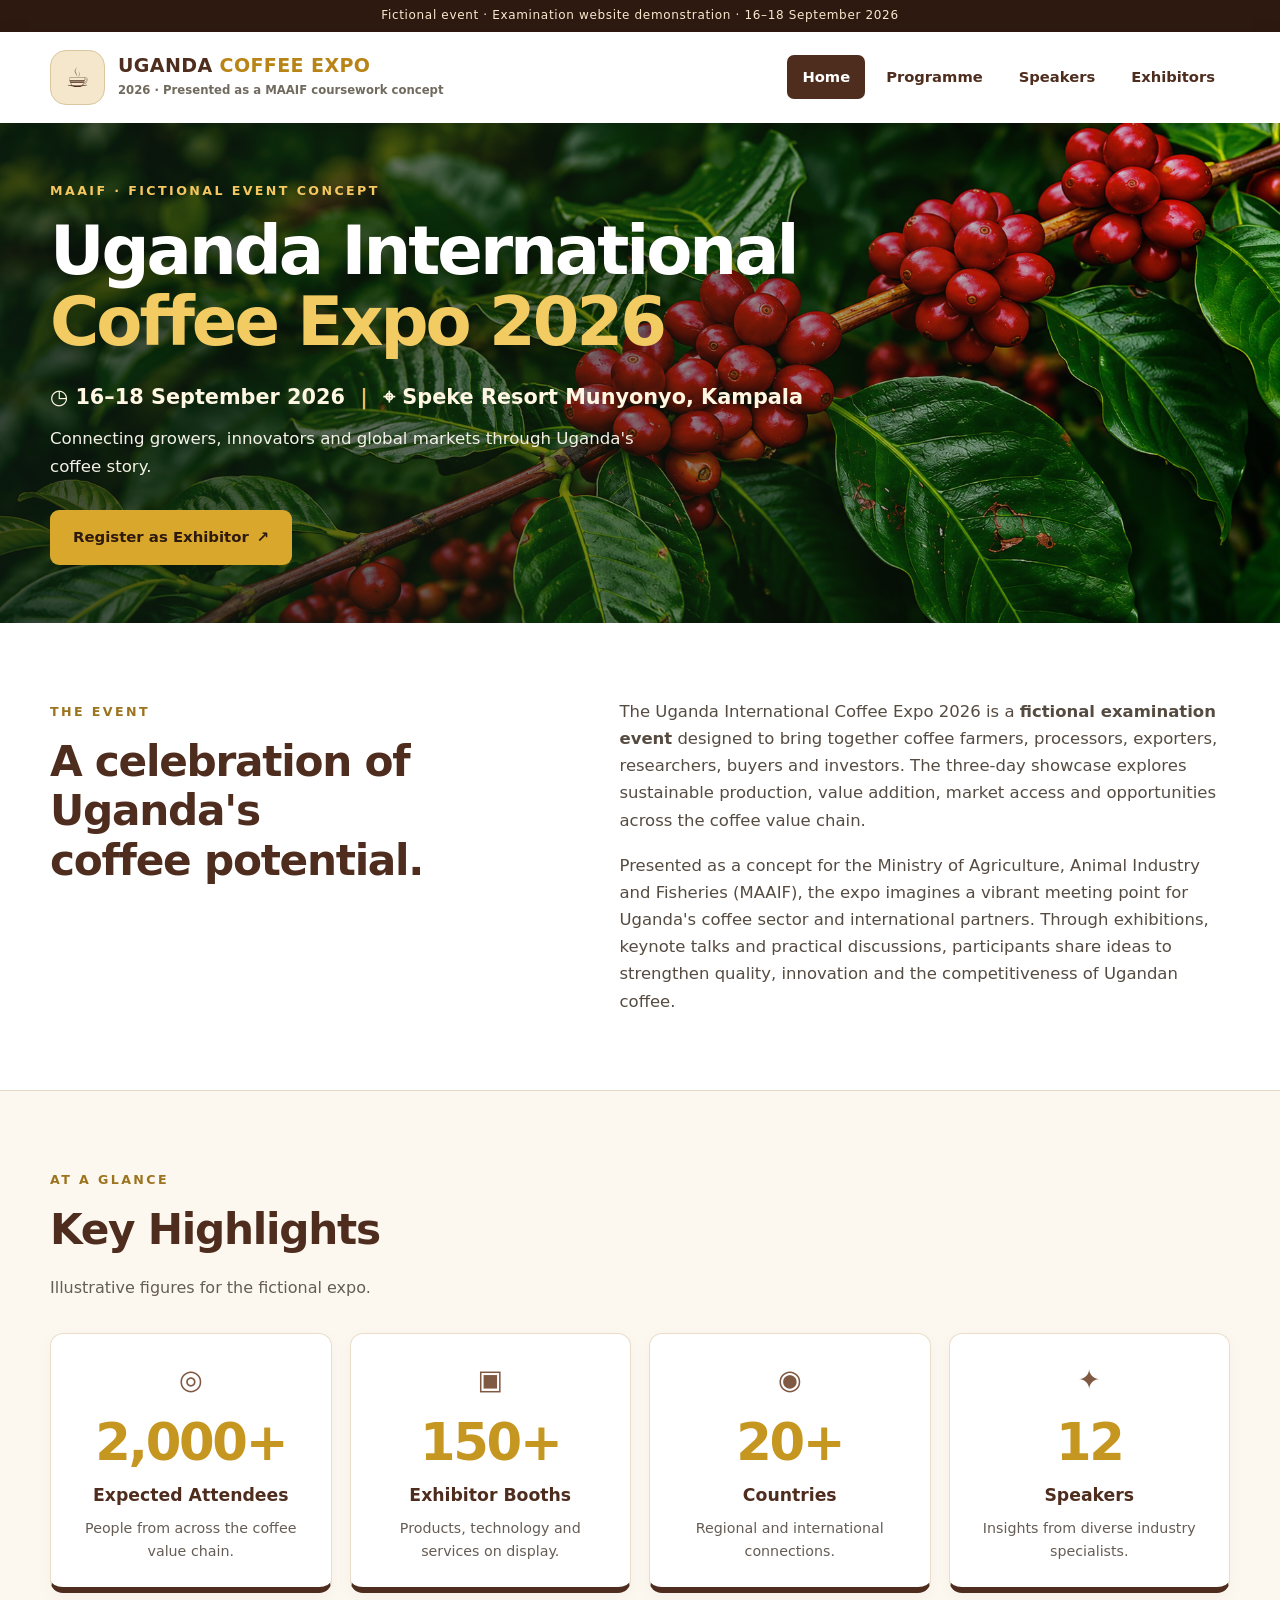
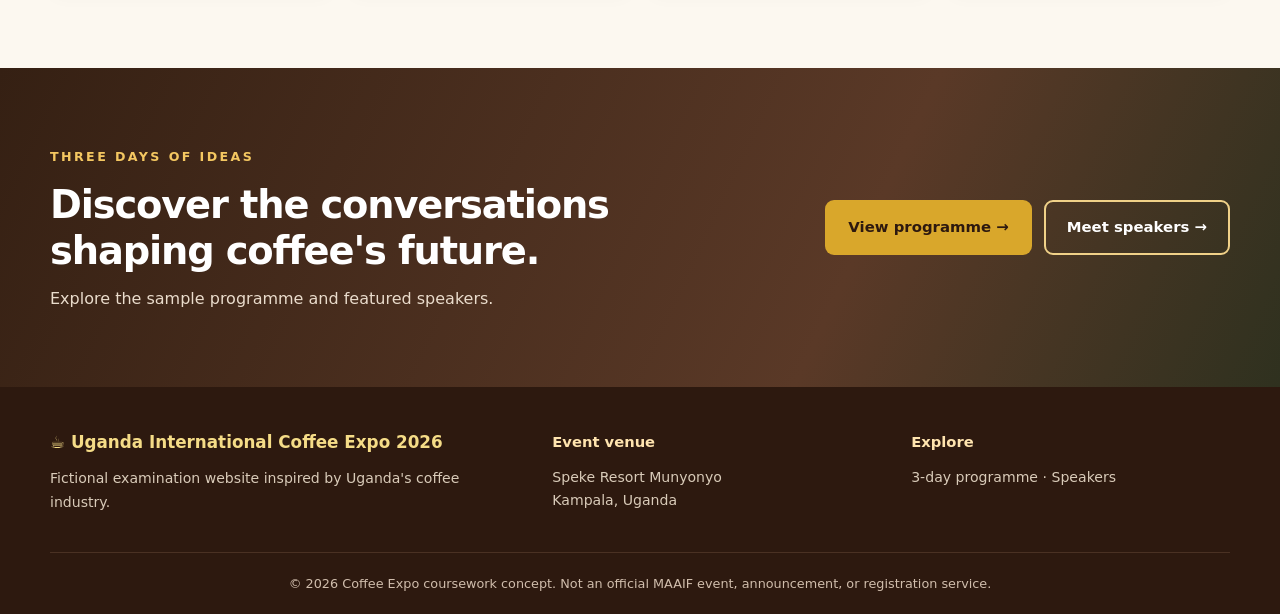
<file: index.html>
<!DOCTYPE html>
<html lang="en">
<head>
<meta charset="UTF-8">
<meta name="viewport" content="width=device-width, initial-scale=1.0">
<meta name="description" content="Fictional Uganda International Coffee Expo 2026 examination website.">
<title>Home | Uganda International Coffee Expo 2026</title>
<link rel="stylesheet" href="expo.css">
</head>
<body>
<div class="demo-strip"><div class="container">Fictional event · Examination website demonstration · 16–18 September 2026</div></div>
<header class="site-header"><div class="container header-inner">
  <a class="brand" href="index.html" aria-label="Coffee Expo home"><span class="brand-mark" aria-hidden="true">☕</span><span><strong>UGANDA <em>COFFEE EXPO</em></strong><small>2026 · Presented as a MAAIF coursework concept</small></span></a>
  <nav class="main-nav" aria-label="Main navigation">
    <a class="nav-link current" href="index.html" aria-current="page">Home</a>
    <a class="nav-link" href="programme.html">Programme</a>
    <a class="nav-link" href="speakers.html">Speakers</a>
    <a class="nav-link" href="exhibitors.html">Exhibitors</a>
  </nav>
</div></header>
<main>
<section class="hero" aria-labelledby="hero-title">
 <img class="hero-image" src="expo-banner.jpg" alt="Illustrated coffee cherries and green coffee landscape">
 <div class="hero-shade"></div>
 <div class="container hero-inner">
  <span class="eyebrow light">MAAIF · FICTIONAL EVENT CONCEPT</span>
  <h1 id="hero-title">Uganda International<br><span>Coffee Expo 2026</span></h1>
  <h2><span aria-hidden="true">◷</span> 16–18 September 2026 <span class="meta-separator">|</span> <span aria-hidden="true">⌖</span> Speke Resort Munyonyo, Kampala</h2>
  <p>Connecting growers, innovators and global markets through Uganda's coffee story.</p>
  <a class="btn btn-gold" href="exhibitors.html">Register as Exhibitor <span aria-hidden="true">↗</span></a>
 </div>
</section>
<section class="intro-section section"><div class="container intro-grid">
 <div><span class="eyebrow">THE EVENT</span><h2 class="section-title">A celebration of Uganda's<br>coffee potential.</h2></div>
 <div class="intro-copy"><p>The Uganda International Coffee Expo 2026 is a <strong>fictional examination event</strong> designed to bring together coffee farmers, processors, exporters, researchers, buyers and investors. The three-day showcase explores sustainable production, value addition, market access and opportunities across the coffee value chain.</p>
 <p>Presented as a concept for the Ministry of Agriculture, Animal Industry and Fisheries (MAAIF), the expo imagines a vibrant meeting point for Uganda's coffee sector and international partners. Through exhibitions, keynote talks and practical discussions, participants share ideas to strengthen quality, innovation and the competitiveness of Ugandan coffee.</p></div>
</div></section>
<section class="highlights-section section" aria-labelledby="highlights-heading"><div class="container"><span class="eyebrow">AT A GLANCE</span><h2 id="highlights-heading" class="section-title">Key Highlights</h2><p class="section-lead">Illustrative figures for the fictional expo.</p>
<div class="highlight-row">
 <article class="highlight-card"><span class="highlight-icon" aria-hidden="true">◎</span><strong>2,000+</strong><h3>Expected Attendees</h3><p>People from across the coffee value chain.</p></article>
 <article class="highlight-card"><span class="highlight-icon" aria-hidden="true">▣</span><strong>150+</strong><h3>Exhibitor Booths</h3><p>Products, technology and services on display.</p></article>
 <article class="highlight-card"><span class="highlight-icon" aria-hidden="true">◉</span><strong>20+</strong><h3>Countries</h3><p>Regional and international connections.</p></article>
 <article class="highlight-card"><span class="highlight-icon" aria-hidden="true">✦</span><strong>12</strong><h3>Speakers</h3><p>Insights from diverse industry specialists.</p></article>
</div></div></section>
<section class="cta-section section"><div class="container cta-inner"><div><span class="eyebrow light">THREE DAYS OF IDEAS</span><h2>Discover the conversations<br>shaping coffee's future.</h2><p>Explore the sample programme and featured speakers.</p></div><div class="cta-actions"><a class="btn btn-gold" href="programme.html">View programme →</a><a class="btn btn-outline" href="speakers.html">Meet speakers →</a></div></div></section>
</main>
<footer class="footer"><div class="container footer-grid">
 <div><div class="footer-brand">☕ Uganda International Coffee Expo 2026</div><p>Fictional examination website inspired by Uganda's coffee industry.</p></div>
 <div><strong>Event venue</strong><p>Speke Resort Munyonyo<br>Kampala, Uganda</p></div>
 <div><strong>Explore</strong><p><a href="programme.html">3-day programme</a> · <a href="speakers.html">Speakers</a></p></div>
</div><div class="container footer-bottom">© 2026 Coffee Expo coursework concept. Not an official MAAIF event, announcement, or registration service.</div></footer>
</body></html>
</file>
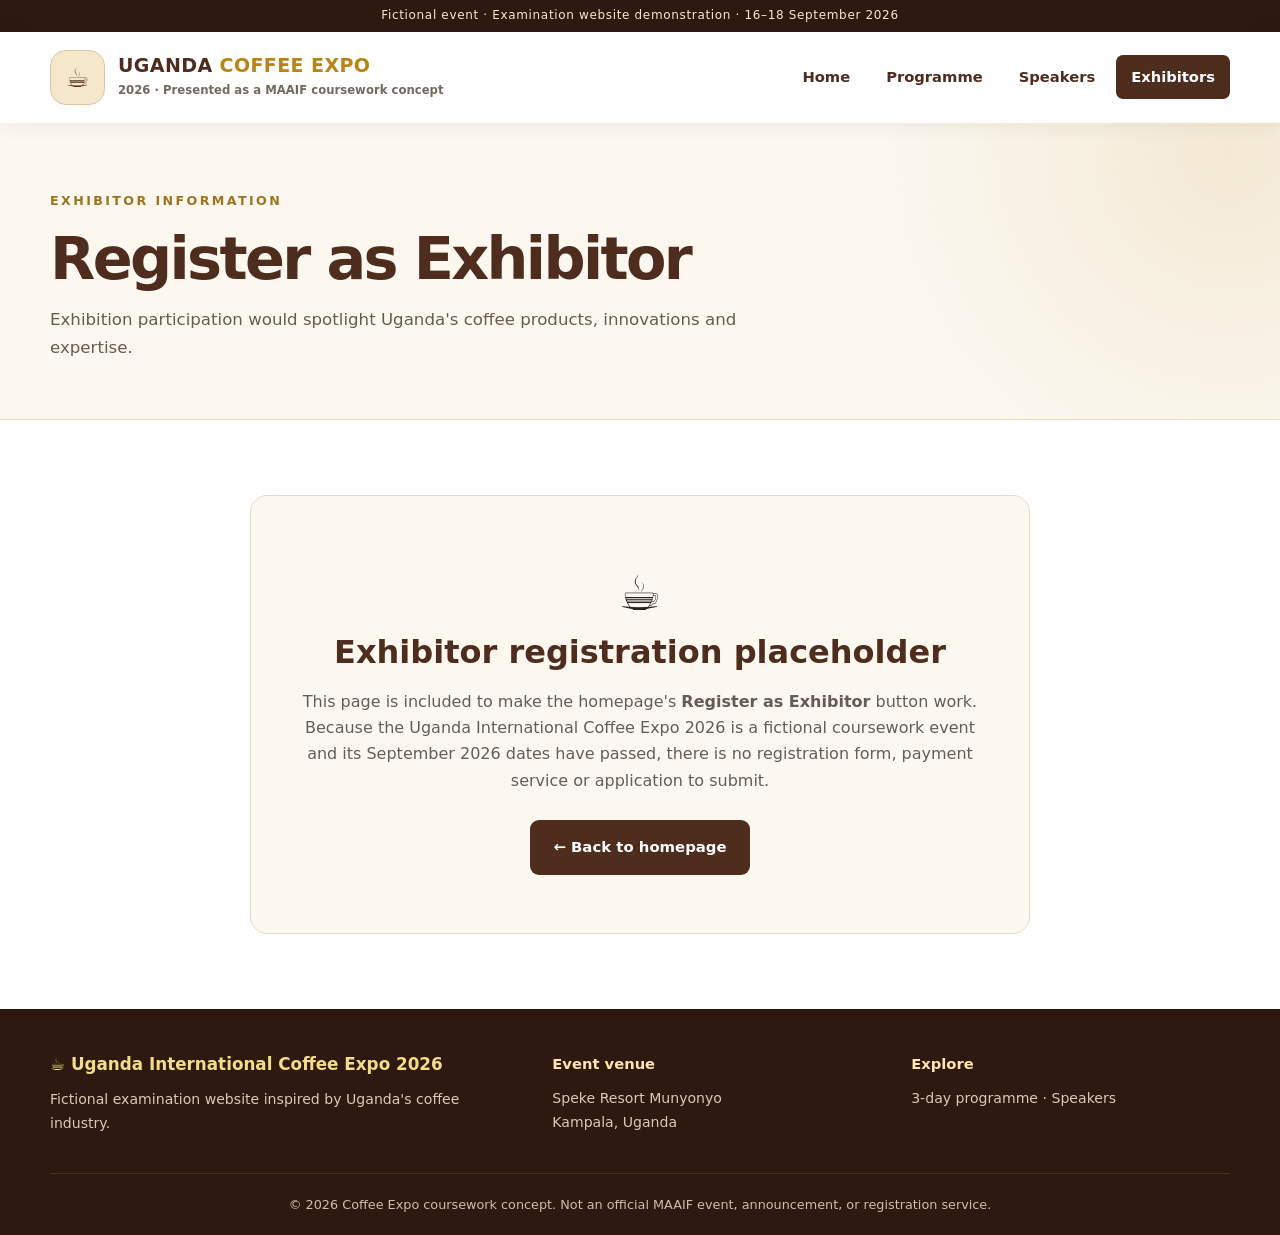
<file: exhibitors.html>
<!DOCTYPE html>
<html lang="en">
<head>
<meta charset="UTF-8">
<meta name="viewport" content="width=device-width, initial-scale=1.0">
<meta name="description" content="Fictional Uganda International Coffee Expo 2026 examination website.">
<title>Exhibitors | Uganda International Coffee Expo 2026</title>
<link rel="stylesheet" href="expo.css">
</head>
<body>
<div class="demo-strip"><div class="container">Fictional event · Examination website demonstration · 16–18 September 2026</div></div>
<header class="site-header"><div class="container header-inner">
  <a class="brand" href="index.html" aria-label="Coffee Expo home"><span class="brand-mark" aria-hidden="true">☕</span><span><strong>UGANDA <em>COFFEE EXPO</em></strong><small>2026 · Presented as a MAAIF coursework concept</small></span></a>
  <nav class="main-nav" aria-label="Main navigation">
    <a class="nav-link" href="index.html">Home</a>
    <a class="nav-link" href="programme.html">Programme</a>
    <a class="nav-link" href="speakers.html">Speakers</a>
    <a class="nav-link current" href="exhibitors.html" aria-current="page">Exhibitors</a>
  </nav>
</div></header>
<main><section class="page-heading"><div class="container"><span class="eyebrow">EXHIBITOR INFORMATION</span><h1>Register as Exhibitor</h1><p>Exhibition participation would spotlight Uganda's coffee products, innovations and expertise.</p></div></section>
<section class="section"><div class="container placeholder"><div class="placeholder-icon" aria-hidden="true">☕</div><h2>Exhibitor registration placeholder</h2><p>This page is included to make the homepage's <strong>Register as Exhibitor</strong> button work. Because the Uganda International Coffee Expo 2026 is a fictional coursework event and its September 2026 dates have passed, there is no registration form, payment service or application to submit.</p><a class="btn btn-brown" href="index.html">← Back to homepage</a></div></section></main>
<footer class="footer"><div class="container footer-grid">
 <div><div class="footer-brand">☕ Uganda International Coffee Expo 2026</div><p>Fictional examination website inspired by Uganda's coffee industry.</p></div>
 <div><strong>Event venue</strong><p>Speke Resort Munyonyo<br>Kampala, Uganda</p></div>
 <div><strong>Explore</strong><p><a href="programme.html">3-day programme</a> · <a href="speakers.html">Speakers</a></p></div>
</div><div class="container footer-bottom">© 2026 Coffee Expo coursework concept. Not an official MAAIF event, announcement, or registration service.</div></footer>
</body></html>
</file>
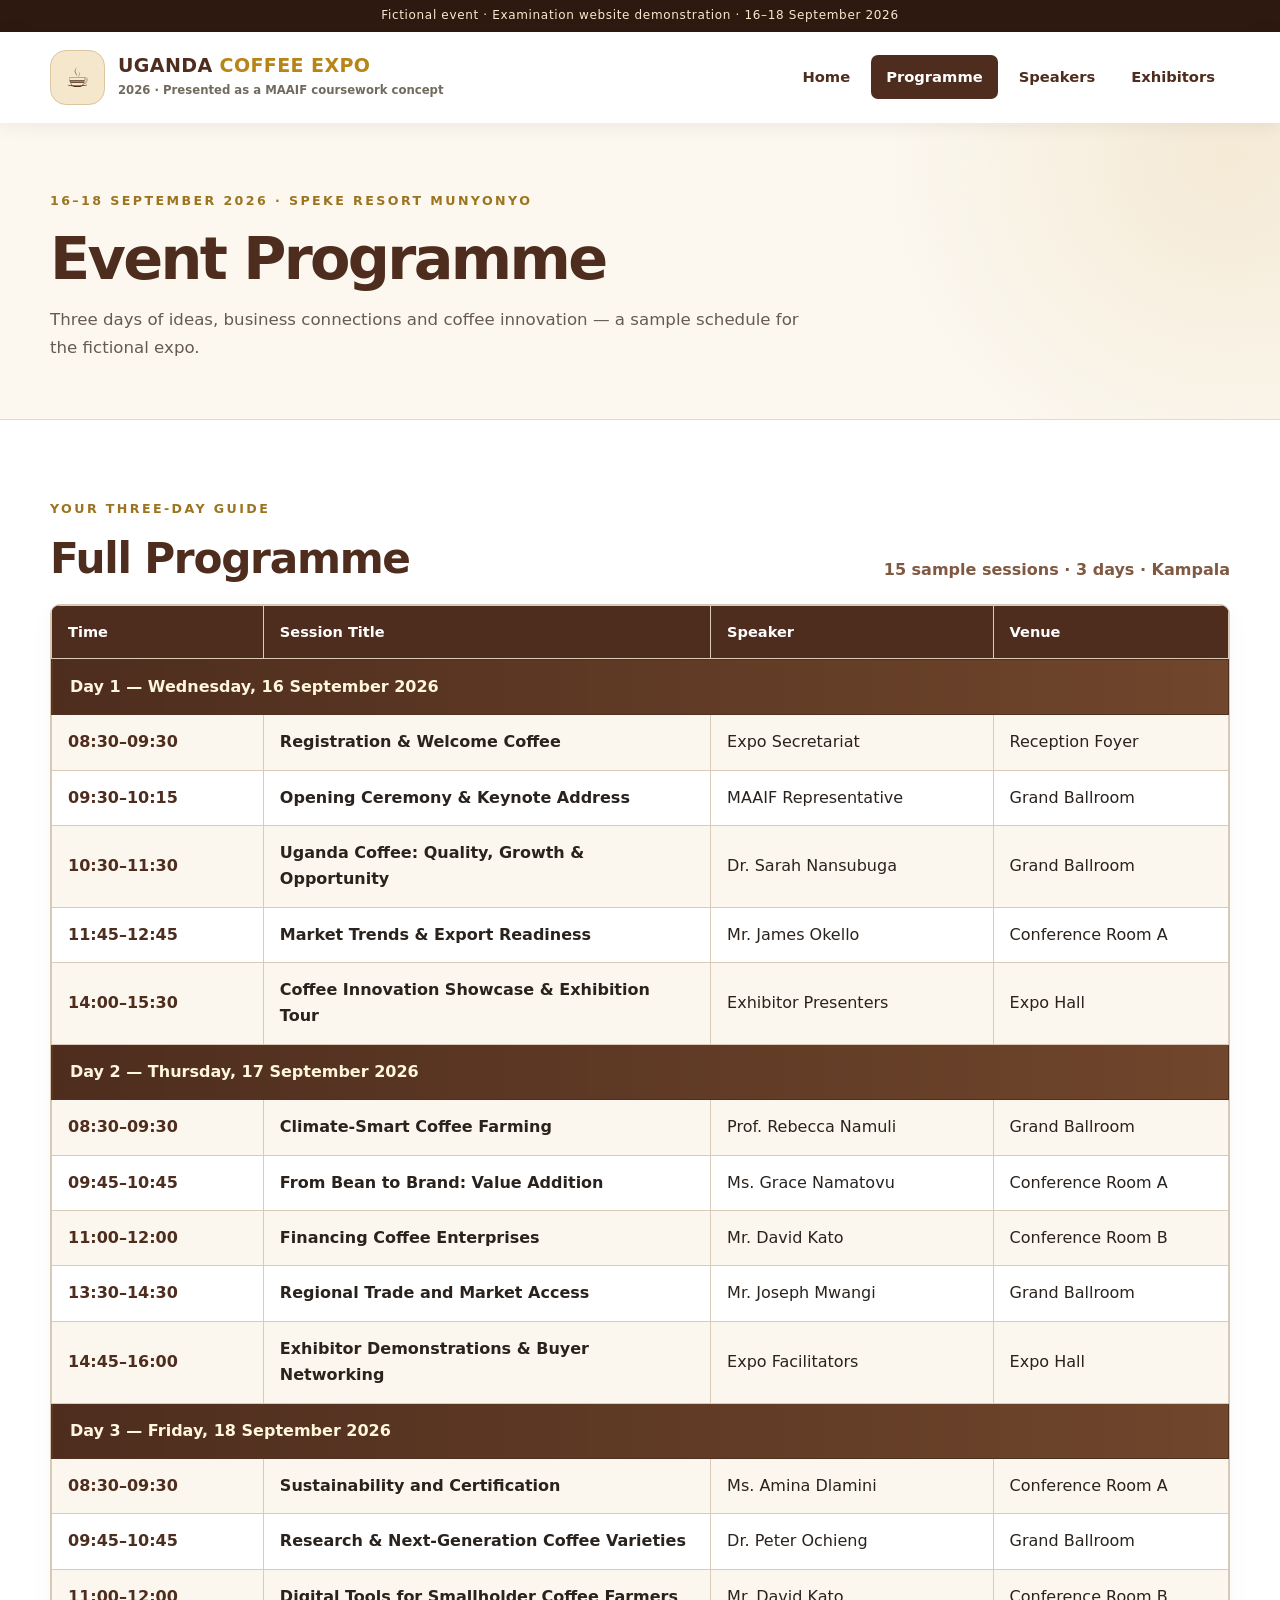
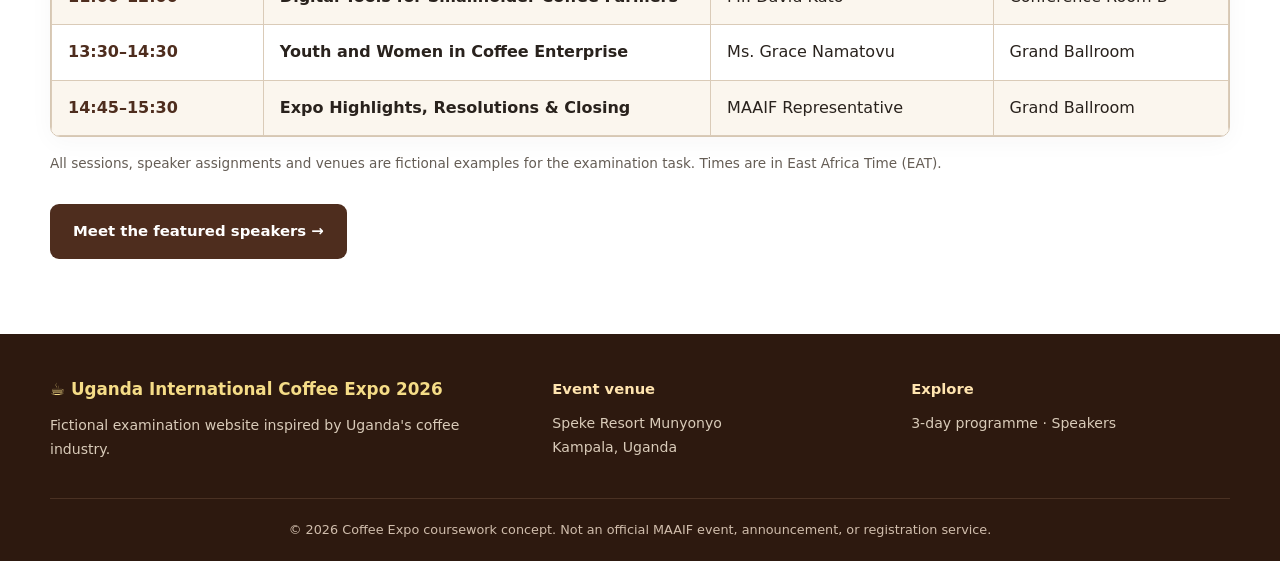
<file: programme.html>
<!DOCTYPE html>
<html lang="en">
<head>
<meta charset="UTF-8">
<meta name="viewport" content="width=device-width, initial-scale=1.0">
<meta name="description" content="Fictional Uganda International Coffee Expo 2026 examination website.">
<title>Programme | Uganda International Coffee Expo 2026</title>
<link rel="stylesheet" href="expo.css">
</head>
<body>
<div class="demo-strip"><div class="container">Fictional event · Examination website demonstration · 16–18 September 2026</div></div>
<header class="site-header"><div class="container header-inner">
  <a class="brand" href="index.html" aria-label="Coffee Expo home"><span class="brand-mark" aria-hidden="true">☕</span><span><strong>UGANDA <em>COFFEE EXPO</em></strong><small>2026 · Presented as a MAAIF coursework concept</small></span></a>
  <nav class="main-nav" aria-label="Main navigation">
    <a class="nav-link" href="index.html">Home</a>
    <a class="nav-link current" href="programme.html" aria-current="page">Programme</a>
    <a class="nav-link" href="speakers.html">Speakers</a>
    <a class="nav-link" href="exhibitors.html">Exhibitors</a>
  </nav>
</div></header>
<main><section class="page-heading"><div class="container"><span class="eyebrow">16–18 SEPTEMBER 2026 · SPEKE RESORT MUNYONYO</span><h1>Event Programme</h1><p>Three days of ideas, business connections and coffee innovation — a sample schedule for the fictional expo.</p></div></section>
<section class="section programme-section"><div class="container"><div class="schedule-intro"><div><span class="eyebrow">YOUR THREE-DAY GUIDE</span><h2 class="section-title">Full Programme</h2></div><div class="schedule-note">15 sample sessions · 3 days · Kampala</div></div>
<div class="table-scroll"><table class="schedule-table"><caption class="sr-only">Programme for 16 to 18 September 2026</caption><thead><tr><th scope="col">Time</th><th scope="col">Session Title</th><th scope="col">Speaker</th><th scope="col">Venue</th></tr></thead><tbody><tr class="day-row"><th scope="rowgroup" colspan="4">Day 1 — Wednesday, 16 September 2026</th></tr><tr><td>08:30–09:30</td><td>Registration &amp; Welcome Coffee</td><td>Expo Secretariat</td><td>Reception Foyer</td></tr><tr><td>09:30–10:15</td><td>Opening Ceremony &amp; Keynote Address</td><td>MAAIF Representative</td><td>Grand Ballroom</td></tr><tr><td>10:30–11:30</td><td>Uganda Coffee: Quality, Growth &amp; Opportunity</td><td>Dr. Sarah Nansubuga</td><td>Grand Ballroom</td></tr><tr><td>11:45–12:45</td><td>Market Trends &amp; Export Readiness</td><td>Mr. James Okello</td><td>Conference Room A</td></tr><tr><td>14:00–15:30</td><td>Coffee Innovation Showcase &amp; Exhibition Tour</td><td>Exhibitor Presenters</td><td>Expo Hall</td></tr><tr class="day-row"><th scope="rowgroup" colspan="4">Day 2 — Thursday, 17 September 2026</th></tr><tr><td>08:30–09:30</td><td>Climate-Smart Coffee Farming</td><td>Prof. Rebecca Namuli</td><td>Grand Ballroom</td></tr><tr><td>09:45–10:45</td><td>From Bean to Brand: Value Addition</td><td>Ms. Grace Namatovu</td><td>Conference Room A</td></tr><tr><td>11:00–12:00</td><td>Financing Coffee Enterprises</td><td>Mr. David Kato</td><td>Conference Room B</td></tr><tr><td>13:30–14:30</td><td>Regional Trade and Market Access</td><td>Mr. Joseph Mwangi</td><td>Grand Ballroom</td></tr><tr><td>14:45–16:00</td><td>Exhibitor Demonstrations &amp; Buyer Networking</td><td>Expo Facilitators</td><td>Expo Hall</td></tr><tr class="day-row"><th scope="rowgroup" colspan="4">Day 3 — Friday, 18 September 2026</th></tr><tr><td>08:30–09:30</td><td>Sustainability and Certification</td><td>Ms. Amina Dlamini</td><td>Conference Room A</td></tr><tr><td>09:45–10:45</td><td>Research &amp; Next-Generation Coffee Varieties</td><td>Dr. Peter Ochieng</td><td>Grand Ballroom</td></tr><tr><td>11:00–12:00</td><td>Digital Tools for Smallholder Coffee Farmers</td><td>Mr. David Kato</td><td>Conference Room B</td></tr><tr><td>13:30–14:30</td><td>Youth and Women in Coffee Enterprise</td><td>Ms. Grace Namatovu</td><td>Grand Ballroom</td></tr><tr><td>14:45–15:30</td><td>Expo Highlights, Resolutions &amp; Closing</td><td>MAAIF Representative</td><td>Grand Ballroom</td></tr></tbody></table></div>
<p class="table-note">All sessions, speaker assignments and venues are fictional examples for the examination task. Times are in East Africa Time (EAT).</p>
<div class="bottom-action"><a class="btn btn-brown" href="speakers.html">Meet the featured speakers →</a></div></div></section></main>
<footer class="footer"><div class="container footer-grid">
 <div><div class="footer-brand">☕ Uganda International Coffee Expo 2026</div><p>Fictional examination website inspired by Uganda's coffee industry.</p></div>
 <div><strong>Event venue</strong><p>Speke Resort Munyonyo<br>Kampala, Uganda</p></div>
 <div><strong>Explore</strong><p><a href="programme.html">3-day programme</a> · <a href="speakers.html">Speakers</a></p></div>
</div><div class="container footer-bottom">© 2026 Coffee Expo coursework concept. Not an official MAAIF event, announcement, or registration service.</div></footer>
</body></html>
</file>
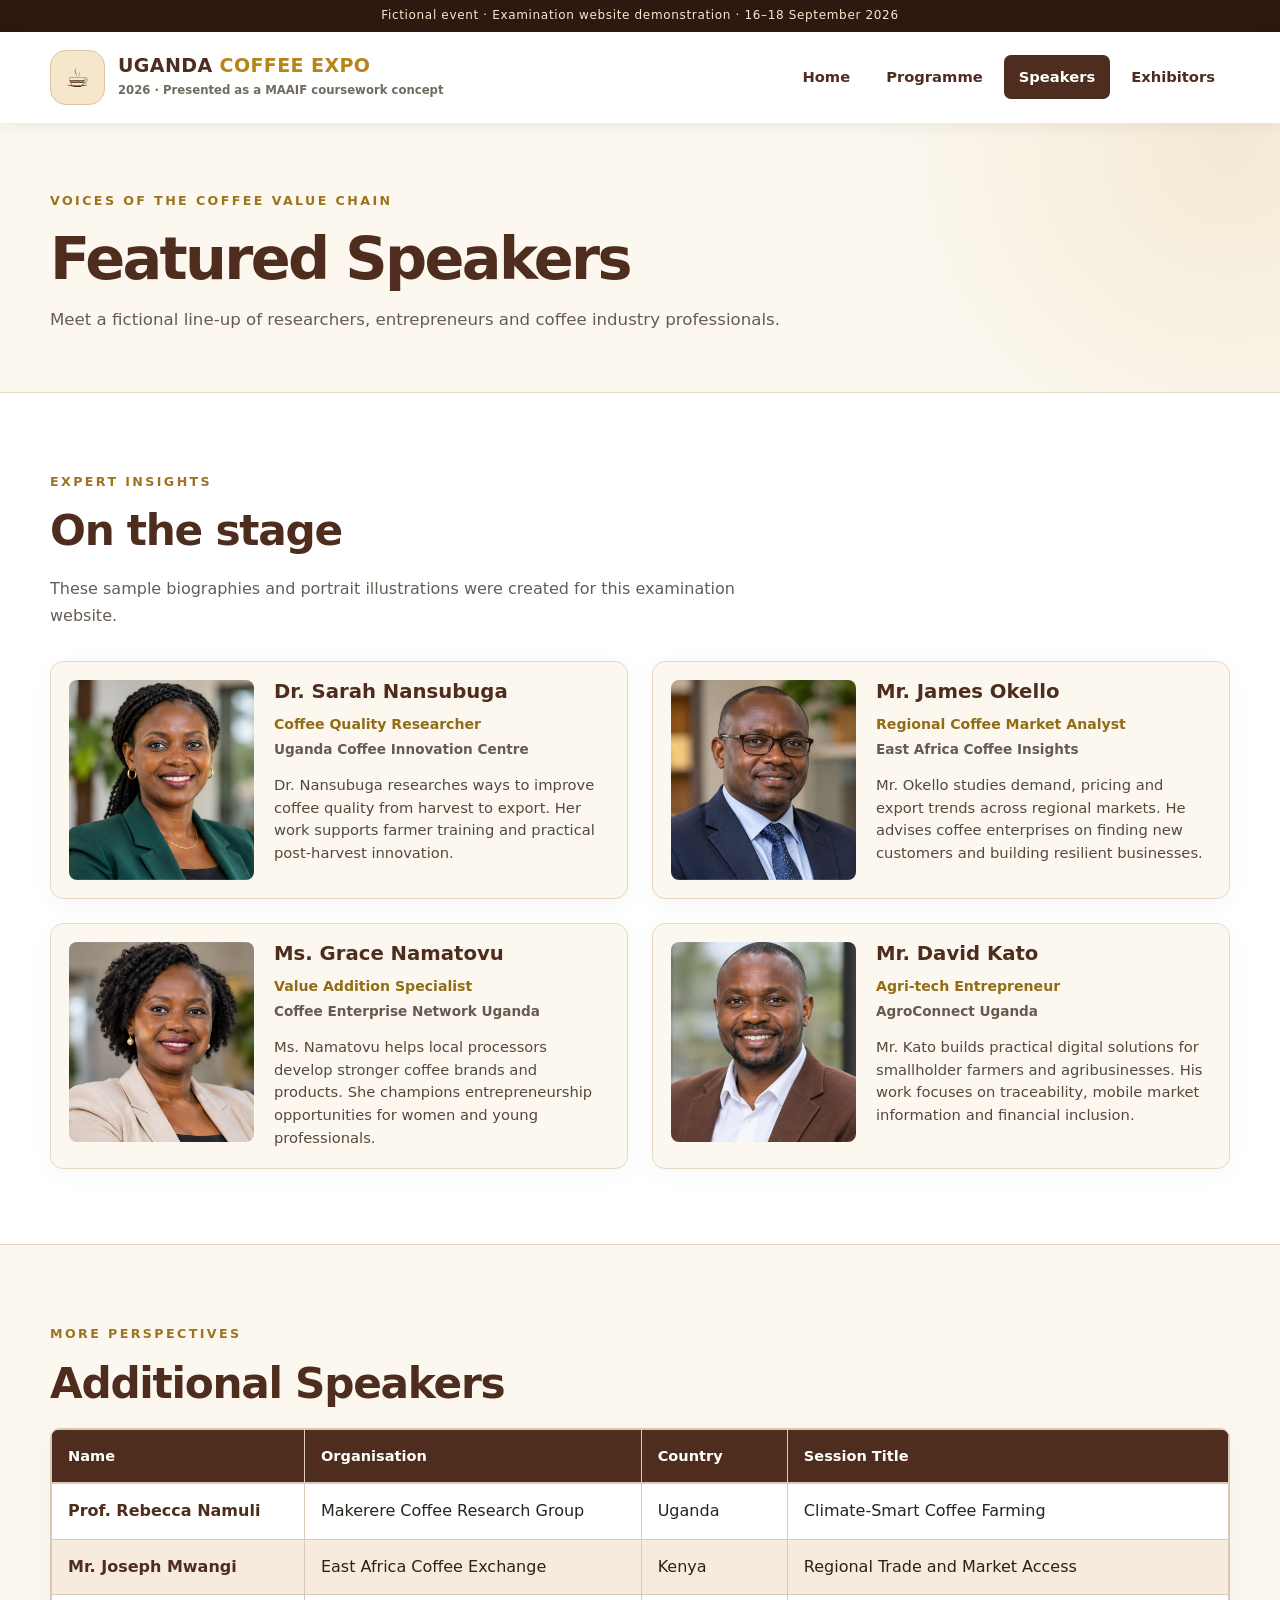
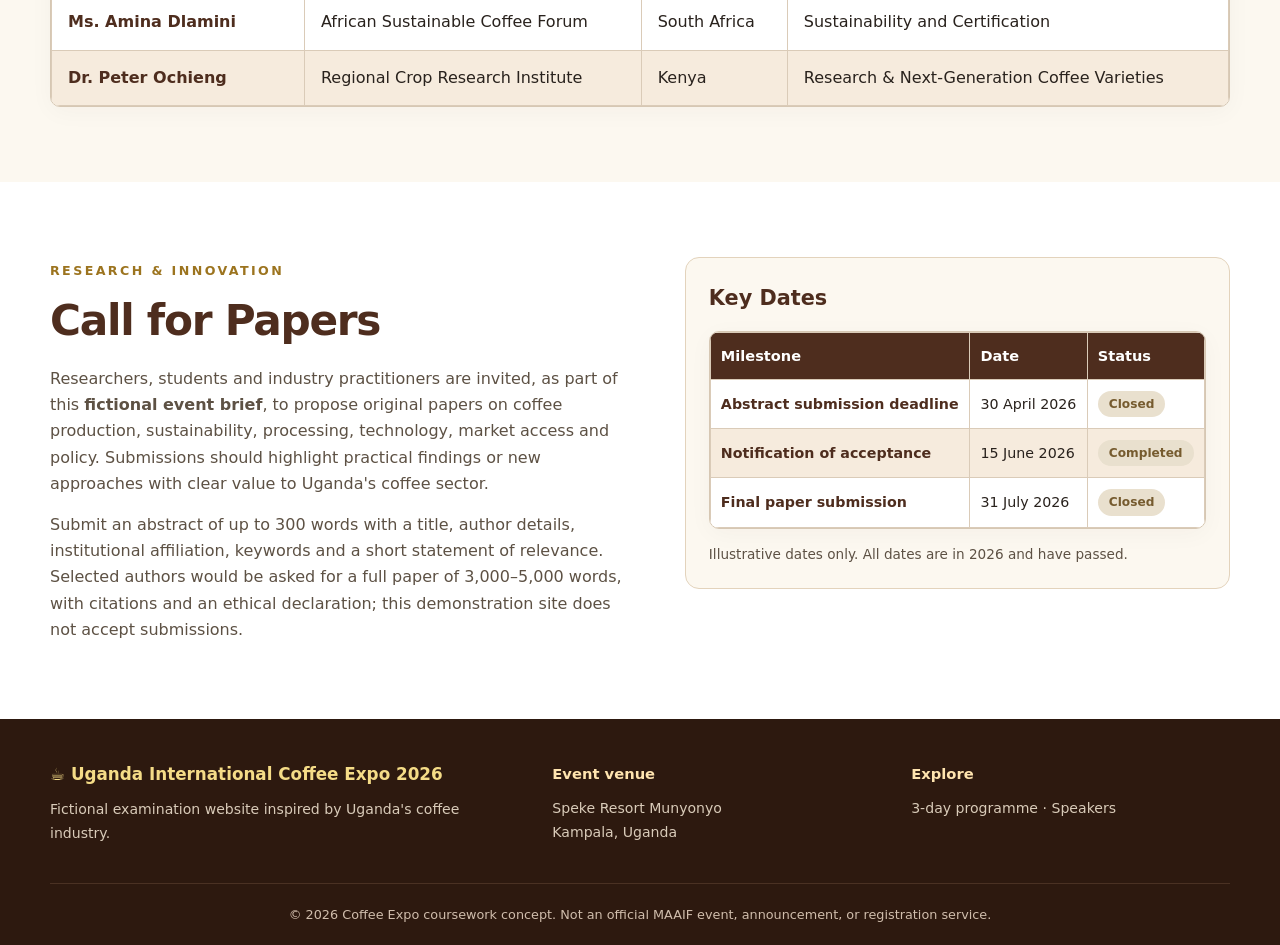
<file: speakers.html>
<!DOCTYPE html>
<html lang="en">
<head>
<meta charset="UTF-8">
<meta name="viewport" content="width=device-width, initial-scale=1.0">
<meta name="description" content="Fictional Uganda International Coffee Expo 2026 examination website.">
<title>Speakers | Uganda International Coffee Expo 2026</title>
<link rel="stylesheet" href="expo.css">
</head>
<body>
<div class="demo-strip"><div class="container">Fictional event · Examination website demonstration · 16–18 September 2026</div></div>
<header class="site-header"><div class="container header-inner">
  <a class="brand" href="index.html" aria-label="Coffee Expo home"><span class="brand-mark" aria-hidden="true">☕</span><span><strong>UGANDA <em>COFFEE EXPO</em></strong><small>2026 · Presented as a MAAIF coursework concept</small></span></a>
  <nav class="main-nav" aria-label="Main navigation">
    <a class="nav-link" href="index.html">Home</a>
    <a class="nav-link" href="programme.html">Programme</a>
    <a class="nav-link current" href="speakers.html" aria-current="page">Speakers</a>
    <a class="nav-link" href="exhibitors.html">Exhibitors</a>
  </nav>
</div></header>
<main><section class="page-heading"><div class="container"><span class="eyebrow">VOICES OF THE COFFEE VALUE CHAIN</span><h1>Featured Speakers</h1><p>Meet a fictional line-up of researchers, entrepreneurs and coffee industry professionals.</p></div></section>
<section class="section speakers-section"><div class="container"><span class="eyebrow">EXPERT INSIGHTS</span><h2 class="section-title">On the stage</h2><p class="section-lead">These sample biographies and portrait illustrations were created for this examination website.</p><div class="speakers-grid"><article class="speaker-card"><img src="speaker-sarah.jpg" alt="Illustrative portrait for fictional speaker Dr. Sarah Nansubuga" width="700" height="700" loading="lazy"><div class="speaker-details"><h3>Dr. Sarah Nansubuga</h3><p class="speaker-role">Coffee Quality Researcher</p><p class="speaker-org">Uganda Coffee Innovation Centre</p><p class="speaker-bio">Dr. Nansubuga researches ways to improve coffee quality from harvest to export. Her work supports farmer training and practical post-harvest innovation.</p></div></article><article class="speaker-card"><img src="speaker-james.jpg" alt="Illustrative portrait for fictional speaker Mr. James Okello" width="700" height="700" loading="lazy"><div class="speaker-details"><h3>Mr. James Okello</h3><p class="speaker-role">Regional Coffee Market Analyst</p><p class="speaker-org">East Africa Coffee Insights</p><p class="speaker-bio">Mr. Okello studies demand, pricing and export trends across regional markets. He advises coffee enterprises on finding new customers and building resilient businesses.</p></div></article><article class="speaker-card"><img src="speaker-grace.jpg" alt="Illustrative portrait for fictional speaker Ms. Grace Namatovu" width="700" height="700" loading="lazy"><div class="speaker-details"><h3>Ms. Grace Namatovu</h3><p class="speaker-role">Value Addition Specialist</p><p class="speaker-org">Coffee Enterprise Network Uganda</p><p class="speaker-bio">Ms. Namatovu helps local processors develop stronger coffee brands and products. She champions entrepreneurship opportunities for women and young professionals.</p></div></article><article class="speaker-card"><img src="speaker-david.jpg" alt="Illustrative portrait for fictional speaker Mr. David Kato" width="700" height="700" loading="lazy"><div class="speaker-details"><h3>Mr. David Kato</h3><p class="speaker-role">Agri-tech Entrepreneur</p><p class="speaker-org">AgroConnect Uganda</p><p class="speaker-bio">Mr. Kato builds practical digital solutions for smallholder farmers and agribusinesses. His work focuses on traceability, mobile market information and financial inclusion.</p></div></article></div></div></section>
<section class="section extra-speakers"><div class="container"><span class="eyebrow">MORE PERSPECTIVES</span><h2 class="section-title">Additional Speakers</h2><div class="table-scroll"><table class="simple-table"><caption class="sr-only">Four additional fictional speakers</caption><thead><tr><th scope="col">Name</th><th scope="col">Organisation</th><th scope="col">Country</th><th scope="col">Session Title</th></tr></thead><tbody><tr><td>Prof. Rebecca Namuli</td><td>Makerere Coffee Research Group</td><td>Uganda</td><td>Climate-Smart Coffee Farming</td></tr><tr><td>Mr. Joseph Mwangi</td><td>East Africa Coffee Exchange</td><td>Kenya</td><td>Regional Trade and Market Access</td></tr><tr><td>Ms. Amina Dlamini</td><td>African Sustainable Coffee Forum</td><td>South Africa</td><td>Sustainability and Certification</td></tr><tr><td>Dr. Peter Ochieng</td><td>Regional Crop Research Institute</td><td>Kenya</td><td>Research &amp; Next-Generation Coffee Varieties</td></tr></tbody></table></div></div></section>
<section class="section papers-section"><div class="container papers-layout"><div><span class="eyebrow">RESEARCH & INNOVATION</span><h2 class="section-title">Call for Papers</h2><p>Researchers, students and industry practitioners are invited, as part of this <strong>fictional event brief</strong>, to propose original papers on coffee production, sustainability, processing, technology, market access and policy. Submissions should highlight practical findings or new approaches with clear value to Uganda's coffee sector.</p><p>Submit an abstract of up to 300 words with a title, author details, institutional affiliation, keywords and a short statement of relevance. Selected authors would be asked for a full paper of 3,000–5,000 words, with citations and an ethical declaration; this demonstration site does not accept submissions.</p></div>
<div class="dates-card"><h3>Key Dates</h3><div class="table-scroll"><table class="simple-table dates-table"><thead><tr><th scope="col">Milestone</th><th scope="col">Date</th><th scope="col">Status</th></tr></thead><tbody><tr><td>Abstract submission deadline</td><td>30 April 2026</td><td><span class="status">Closed</span></td></tr><tr><td>Notification of acceptance</td><td>15 June 2026</td><td><span class="status">Completed</span></td></tr><tr><td>Final paper submission</td><td>31 July 2026</td><td><span class="status">Closed</span></td></tr></tbody></table></div><p class="table-note">Illustrative dates only. All dates are in 2026 and have passed.</p></div></div></section></main>
<footer class="footer"><div class="container footer-grid">
 <div><div class="footer-brand">☕ Uganda International Coffee Expo 2026</div><p>Fictional examination website inspired by Uganda's coffee industry.</p></div>
 <div><strong>Event venue</strong><p>Speke Resort Munyonyo<br>Kampala, Uganda</p></div>
 <div><strong>Explore</strong><p><a href="programme.html">3-day programme</a> · <a href="speakers.html">Speakers</a></p></div>
</div><div class="container footer-bottom">© 2026 Coffee Expo coursework concept. Not an official MAAIF event, announcement, or registration service.</div></footer>
</body></html>
</file>
<file: expo.css>
/* Uganda International Coffee Expo 2026 — fictional coursework website
   All layout and responsive styling lives here. */
:root{--brown:#4E2D1E;--brown-dark:#2D190F;--brown-soft:#805943;--gold:#D9A72B;--gold-light:#F5DC87;--ivory:#FCF8F0;--cream:#F6EFE4;--ink:#29221D;--muted:#655D55;--line:#E5D9C9;--green:#2C5B3B;}
*{box-sizing:border-box;margin:0;padding:0}
html{scroll-behavior:smooth}body{font-family:system-ui,-apple-system,'Segoe UI',Arial,sans-serif;color:var(--ink);background:#fff;line-height:1.65}img{max-width:100%}a{color:inherit;text-decoration:none}button,a{ -webkit-tap-highlight-color:transparent }
.container{width:min(1180px,calc(100% - 48px));margin-inline:auto}
.demo-strip{background:var(--brown-dark);color:#f8e9ce;font-size:.75rem;letter-spacing:.055em;text-align:center;padding:6px 0}
.site-header{background:#fff;box-shadow:0 2px 18px #24190d13;position:relative;z-index:5}
.header-inner{min-height:91px;display:flex;justify-content:space-between;align-items:center;gap:20px}
.brand{display:flex;gap:13px;align-items:center;min-width:0;color:var(--brown)}.brand-mark{display:grid;place-items:center;width:55px;height:55px;background:#f4e7cb;border-radius:16px;font-size:1.65rem;border:1px solid #dcc69f}
.brand strong{display:block;font-size:1.19rem;letter-spacing:.02em;line-height:1.2}.brand em{font-style:normal;color:#B88416}.brand small{display:block;font-size:.73rem;font-weight:600;color:#716a5f;margin-top:4px}
.main-nav{display:flex;flex-wrap:wrap;gap:6px}.nav-link{padding:10px 15px;border-radius:7px;font-weight:700;color:var(--brown);font-size:.92rem;transition:.18s ease}.nav-link:hover,.nav-link:focus-visible{background:var(--cream);color:#A16F06}.nav-link.current{background:var(--brown);color:#fff}
.hero{height:500px;min-height:500px;position:relative;overflow:hidden;background:#243925}
.hero-image{width:100%;height:100%;object-fit:cover;display:block}
.hero-shade{position:absolute;inset:0;background:linear-gradient(90deg,rgba(12,24,16,.78) 0%,rgba(17,28,15,.60) 40%,rgba(10,25,15,.10) 100%)}
.hero-inner{position:absolute;inset:0;display:flex;flex-direction:column;justify-content:center;align-items:flex-start;color:#fff;z-index:1}
.eyebrow{font-size:.79rem;letter-spacing:.19em;font-weight:850;color:#9C741F;text-transform:uppercase;display:inline-block;margin-bottom:14px}.eyebrow.light{color:#F4C761}
.hero h1{font-size:clamp(2.6rem,5.25vw,5rem);line-height:1.06;letter-spacing:-.045em;max-width:900px;text-shadow:0 3px 20px #0005}.hero h1 span{color:#F2CB62}
.hero h2{font-size:clamp(1rem,1.8vw,1.3rem);color:#fff7e2;line-height:1.5;font-weight:700;margin-top:24px}.meta-separator{padding:0 8px;color:#e8bd5e}.hero p{font-size:1.04rem;margin-top:12px;max-width:600px;color:#F3F1E7}
.btn{display:inline-flex;justify-content:center;align-items:center;gap:8px;padding:13px 21px;border-radius:9px;font-weight:850;font-size:.93rem;transition:transform .16s,background .16s,box-shadow .16s;border:2px solid transparent;text-align:center;cursor:pointer}.btn:hover{transform:translateY(-2px);box-shadow:0 8px 24px #0002}.btn:focus-visible,.nav-link:focus-visible{outline:3px solid var(--gold);outline-offset:3px}.btn-gold{background:var(--gold);color:var(--brown-dark)}.btn-gold:hover{background:#EAC052}.btn-brown{background:var(--brown);color:#fff}.btn-brown:hover{background:#603820}.btn-outline{border-color:#F0D188;color:#fff}.btn-outline:hover{background:#ffffff19}.hero .btn{margin-top:30px}
.section{padding:75px 0}.section-title{font-size:clamp(1.9rem,3.3vw,2.7rem);line-height:1.18;letter-spacing:-.03em;color:var(--brown);margin-bottom:20px}.section-lead{color:var(--muted);margin-bottom:32px;max-width:750px}
.intro-grid{display:grid;grid-template-columns:.9fr 1.1fr;gap:70px;align-items:start}.intro-copy{color:#554b41;font-size:1.03rem}.intro-copy p+p{margin-top:18px}
.highlights-section{background:var(--ivory);border-top:1px solid var(--line)}.highlight-row{display:flex;gap:18px;flex-wrap:wrap}.highlight-card{flex:1 1 calc(25% - 18px);min-width:210px;border-radius:13px;border:1px solid #ebddca;border-bottom:6px solid #4E2D1E;background:#fff;padding:24px 22px 23px;text-align:center;box-shadow:0 4px 18px #29160d08}.highlight-icon{display:block;color:var(--brown-soft);font-size:1.7rem}.highlight-card strong{display:block;font-size:clamp(2.3rem,4vw,3.25rem);line-height:1.22;color:#C59620;letter-spacing:-.045em;margin:8px 0}.highlight-card h3{color:var(--brown);font-size:1.08rem}.highlight-card p{color:var(--muted);font-size:.89rem;margin-top:7px}
.cta-section{background:linear-gradient(115deg,#352013,#5a3927 66%,#2f311f);color:#fff}.cta-inner{display:flex;gap:30px;justify-content:space-between;align-items:center}.cta-inner h2{font-size:clamp(1.8rem,3vw,2.7rem);letter-spacing:-.03em;line-height:1.2}.cta-inner p{color:#eadccc;margin-top:12px}.cta-actions{display:flex;gap:12px;flex-wrap:wrap}
.page-heading{padding:64px 0 58px;background:radial-gradient(circle at 96% 10%,#e8d3ac66,transparent 28%),var(--ivory);border-bottom:1px solid var(--line)}.page-heading h1{color:var(--brown);font-size:clamp(2.35rem,4.6vw,4rem);line-height:1.13;letter-spacing:-.045em}.page-heading p{color:#655b50;margin-top:14px;font-size:1.04rem;max-width:750px}
.schedule-intro{display:flex;align-items:end;justify-content:space-between;gap:16px}.schedule-note{font-weight:800;color:var(--brown-soft);padding-bottom:20px}.table-scroll{width:100%;overflow-x:auto;box-shadow:0 5px 25px #3c291109;border-radius:10px;border:1px solid #d6c7b3}table{width:100%;border-collapse:collapse;text-align:left}th,td{padding:14px 16px;border:1px solid #dacbb8;vertical-align:middle}.schedule-table{min-width:690px}.schedule-table thead th,.simple-table thead th{background:var(--brown);color:#fff;font-size:.91rem;font-weight:800}.schedule-table tbody tr:not(.day-row):nth-child(even){background:#FBF6EE}.schedule-table tbody tr:not(.day-row):hover{background:#f6edda}.schedule-table td:first-child{font-variant-numeric:tabular-nums;white-space:nowrap;font-weight:750;color:var(--brown);width:18%}.schedule-table td:nth-child(2){font-weight:700;width:38%}.schedule-table td:nth-child(3){width:24%}.schedule-table td:nth-child(4){width:20%}.day-row th{background:linear-gradient(90deg,#4E2D1E,#70462C);color:#FFF6DE;font-size:1rem;padding:14px 18px;text-align:left;border-color:#50301e}.table-note{margin-top:15px;color:var(--muted);font-size:.85rem}.bottom-action{margin-top:30px}
.speakers-section{background:#fff}.speakers-grid{display:flex;flex-wrap:wrap;gap:24px}.speaker-card{flex:1 1 calc(50% - 12px);min-width:310px;display:flex;gap:20px;padding:18px;border:1px solid #e7d9c7;border-radius:13px;background:var(--ivory);box-shadow:0 5px 24px #271b0d0a}.speaker-card img{width:185px;height:200px;flex-shrink:0;object-fit:cover;object-position:center 35%;border-radius:8px}.speaker-details h3{font-size:1.23rem;color:var(--brown);line-height:1.22}.speaker-role{font-weight:800;color:#926b15;font-size:.88rem;margin-top:9px}.speaker-org{font-size:.85rem;color:#655b50;font-weight:700;margin-top:2px}.speaker-bio{color:#55483b;font-size:.92rem;margin-top:13px;line-height:1.55}
.extra-speakers{background:var(--ivory);border-top:1px solid var(--line)}.simple-table{min-width:650px}.simple-table tbody tr:nth-child(even){background:#F6EBDD}.simple-table tbody tr:nth-child(odd){background:#fff}.simple-table td:first-child{font-weight:700;color:var(--brown)}
.papers-section{background:#fff}.papers-layout{display:grid;grid-template-columns:minmax(0,1.03fr) minmax(0,.97fr);gap:56px;align-items:start}.papers-layout>*{min-width:0}.papers-layout p{color:#5d5144;margin-top:14px}.dates-card{border:1px solid #e3d3bc;padding:23px;border-radius:14px;background:var(--ivory)}.dates-card h3{color:var(--brown);font-size:1.3rem;margin-bottom:16px}.dates-table{min-width:420px;font-size:.89rem}.dates-table th,.dates-table td{padding:11px 10px}.status{display:inline-block;font-size:.76rem;border-radius:100px;padding:3px 11px;background:#e9e0ce;color:#765b2f;font-weight:800}
.placeholder{text-align:center;max-width:780px;border:1px solid var(--line);border-radius:17px;background:var(--ivory);padding:58px 44px}.placeholder-icon{font-size:3rem}.placeholder h2{font-size:2rem;color:var(--brown);line-height:1.2}.placeholder p{color:var(--muted);margin:17px 0 26px}
.footer{background:var(--brown-dark);color:#F7F0E5;padding:42px 0 0}.footer-grid{display:grid;grid-template-columns:1.45fr 1fr 1fr;gap:40px}.footer-brand{font-weight:850;font-size:1.05rem;color:var(--gold-light)}.footer p{color:#d9cbb9;font-size:.88rem;margin-top:10px;line-height:1.7}.footer a:hover{color:var(--gold-light);text-decoration:underline}.footer strong{color:#FFE4AF;font-size:.92rem}.footer-bottom{border-top:1px solid #8b665250;margin-top:37px;padding:20px 0;font-size:.8rem;color:#d0bdac;text-align:center}
.sr-only{position:absolute;width:1px;height:1px;overflow:hidden;clip:rect(0,0,0,0);white-space:nowrap}
@media(max-width:1000px){.header-inner{flex-direction:column;padding:18px 0;align-items:flex-start}.intro-grid{gap:35px}.speaker-card{flex-direction:column}.speaker-card img{width:100%;height:200px}.papers-layout{gap:26px}}
@media(max-width:720px){.container{width:min(100% - 32px,1180px)}.demo-strip{font-size:.64rem}.header-inner{gap:13px}.main-nav{width:100%;gap:5px}.nav-link{padding:8px 12px;font-size:.85rem}.brand strong{font-size:1rem}.brand small{font-size:.67rem}.brand-mark{width:48px;height:48px}.hero,.hero-image{height:500px;min-height:500px}.hero-inner{justify-content:center}.hero h1{font-size:clamp(2.35rem,9vw,3.6rem)}.hero h2{font-size:.98rem;line-height:1.8}.meta-separator{display:none}.hero h2 span:last-child{display:block}.section{padding:53px 0}.intro-grid,.papers-layout{grid-template-columns:1fr;gap:12px}.highlight-card{flex-basis:calc(50% - 12px);min-width:135px}.highlight-card strong{font-size:2.3rem}.highlight-card p{font-size:.8rem}.highlight-card{padding:20px 12px}.cta-inner{flex-direction:column;align-items:flex-start}.schedule-note{font-size:.86rem}.speaker-card{flex-basis:100%;min-width:0;flex-direction:row}.speaker-card img{width:140px;height:200px}}
@media(max-width:490px){.speaker-card{flex-direction:column}.speaker-card img{width:100%;height:220px}.hero h2 span:last-child{display:block}.page-heading{padding:45px 0}.schedule-intro{flex-direction:column;align-items:flex-start}.schedule-note{padding:0 0 16px}.placeholder{padding:36px 22px}}
@media(prefers-reduced-motion:reduce){html{scroll-behavior:auto}.btn,.nav-link{transition:none}}
</file>
